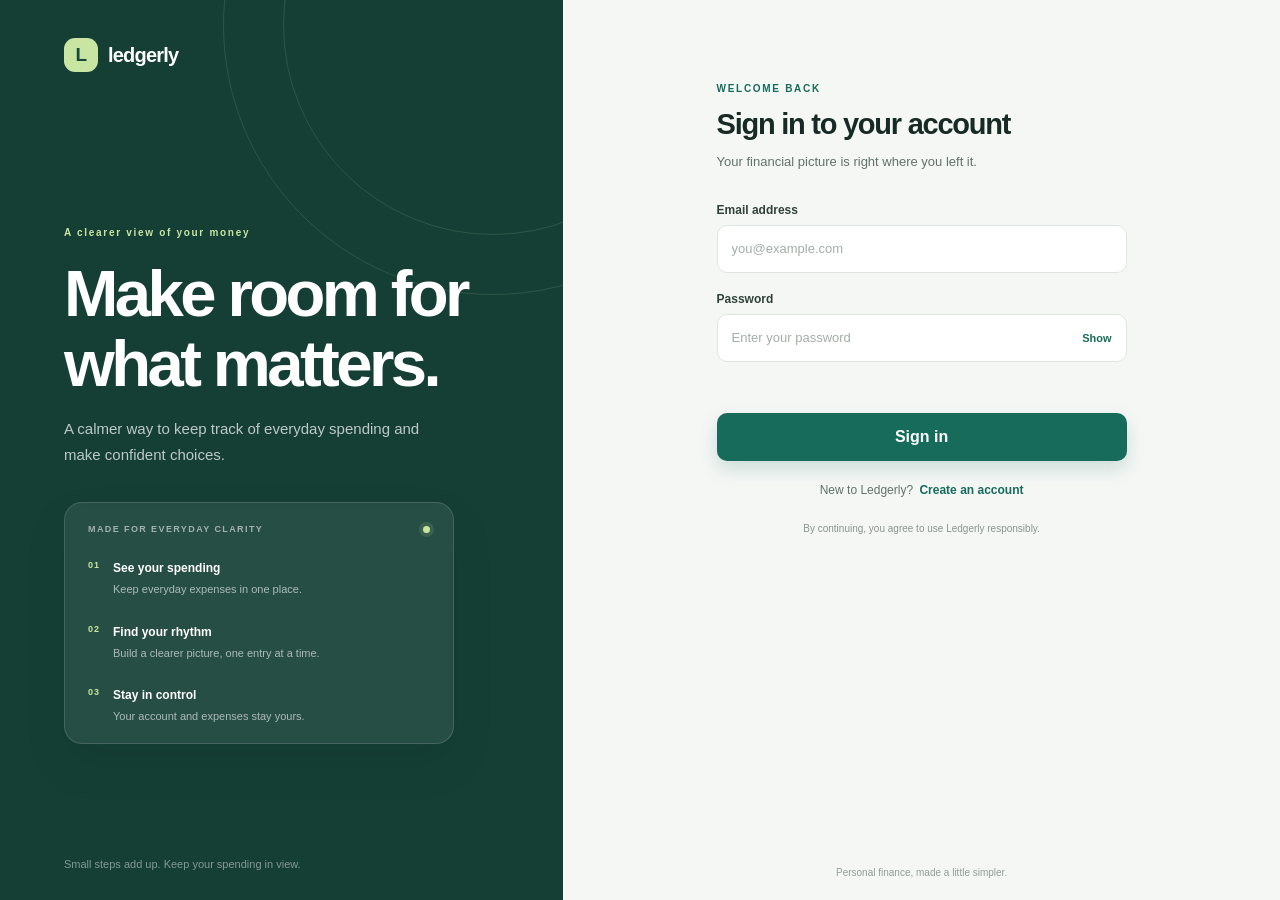
<file: frontend/index.html>
<!doctype html>
<html lang="en">
<head>
  <meta charset="utf-8">
  <meta name="viewport" content="width=device-width, initial-scale=1">
  <meta name="theme-color" content="#f5f7f5">
  <title>Sign in · Ledgerly</title>
  <link rel="stylesheet" href="css/style.css">
  <link rel="stylesheet" href="css/auth.css">
  <script defer src="js/api.js"></script>
  <script defer src="js/auth.js"></script>
</head>
<body class="auth-page" data-page="login">
  <main class="auth-layout">
    <section class="brand-panel" aria-labelledby="brand-title">
      <a class="brand" href="index.html" aria-label="Ledgerly home">
        <span class="brand-mark" aria-hidden="true">L</span>
        <span>ledgerly</span>
      </a>
      <div class="brand-copy">
        <p class="eyebrow">A clearer view of your money</p>
        <h1 id="brand-title">Make room for<br>what matters.</h1>
        <p class="brand-description">A calmer way to keep track of everyday spending and make confident choices.</p>
      </div>
      <div class="preview-card" aria-label="Ledgerly features">
        <div class="preview-topline"><span>MADE FOR EVERYDAY CLARITY</span><span class="preview-dot"></span></div>
        <div class="preview-feature"><span aria-hidden="true">01</span><div><strong>See your spending</strong><p>Keep everyday expenses in one place.</p></div></div>
        <div class="preview-feature"><span aria-hidden="true">02</span><div><strong>Find your rhythm</strong><p>Build a clearer picture, one entry at a time.</p></div></div>
        <div class="preview-feature"><span aria-hidden="true">03</span><div><strong>Stay in control</strong><p>Your account and expenses stay yours.</p></div></div>
      </div>
      <p class="brand-footer">Small steps add up. Keep your spending in view.</p>
    </section>

    <section class="form-panel" aria-labelledby="form-title">
      <div class="mobile-brand"><span class="brand-mark" aria-hidden="true">L</span><span>ledgerly</span></div>
      <div class="auth-card">
        <p class="eyebrow form-eyebrow">WELCOME BACK</p>
        <h2 id="form-title">Sign in to your account</h2>
        <p class="form-intro">Your financial picture is right where you left it.</p>
        <div class="notice" id="form-notice" role="status" aria-live="polite" hidden></div>
        <form id="login-form" novalidate>
          <label class="field-label" for="email">Email address</label>
          <input class="text-input" id="email" name="email" type="email" autocomplete="email" placeholder="you@example.com" required>
          <div class="field-heading"><label class="field-label" for="password">Password</label></div>
          <div class="password-wrap">
            <input class="text-input" id="password" name="password" type="password" autocomplete="current-password" placeholder="Enter your password" required>
            <button class="password-toggle" type="button" data-password-toggle="password" aria-label="Show password" aria-pressed="false">Show</button>
          </div>
          <div class="field-error" id="login-field-error" aria-live="polite"></div>
          <button class="button button-primary submit-button" type="submit">
            <span class="button-label">Sign in</span><span class="button-spinner" aria-hidden="true"></span>
          </button>
        </form>
        <p class="auth-switch">New to Ledgerly? <a href="register.html">Create an account</a></p>
        <p class="form-legal">By continuing, you agree to use Ledgerly responsibly.</p>
      </div>
      <footer class="form-footer">Personal finance, made a little simpler.</footer>
    </section>
  </main>
</body>
</html>
</file>
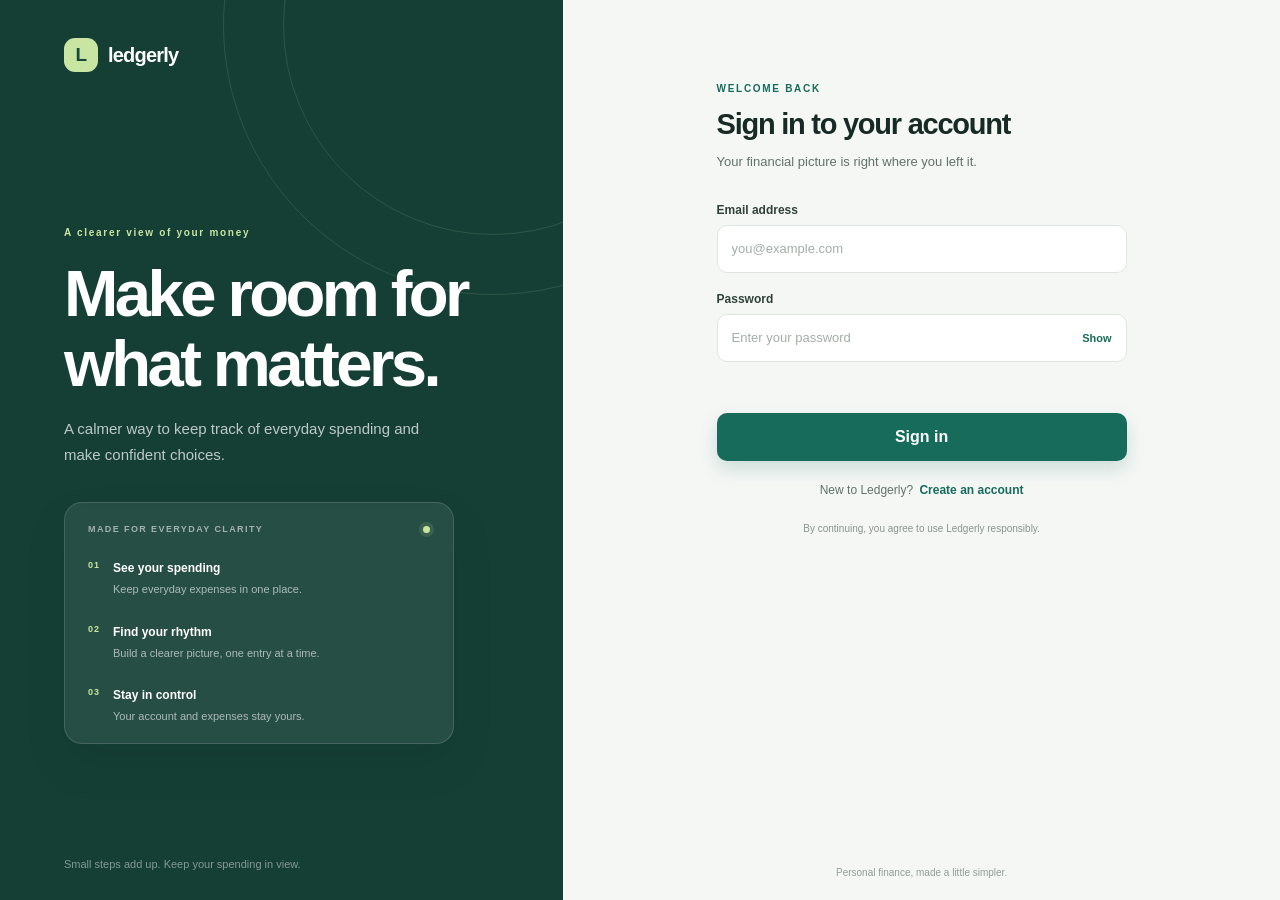
<file: frontend/dashboard.html>
<!doctype html>
<html lang="en">
<head>
  <meta charset="utf-8">
  <meta name="viewport" content="width=device-width, initial-scale=1">
  <meta name="theme-color" content="#f5f7f5">
  <title>Dashboard · Ledgerly</title>
  <link rel="stylesheet" href="css/style.css">
  <link rel="stylesheet" href="css/dashboard.css">
  <script defer src="js/api.js"></script>
  <script defer src="js/auth.js"></script>
  <script defer src="js/expense.js"></script>
  <script defer src="js/dashboard.js"></script>
</head>
<body class="dashboard-page">
  <header class="app-header">
    <a class="brand app-brand" href="dashboard.html" aria-label="Ledgerly dashboard">
      <span class="brand-mark" aria-hidden="true">L</span><span>ledgerly</span>
    </a>
    <div class="header-user">
      <span class="user-avatar" id="user-avatar" aria-hidden="true">L</span>
      <span class="header-user-details"><strong class="header-user-name" id="header-user-name">Your account</strong><span id="header-user-email"></span></span>
      <button class="button button-quiet theme-toggle" id="theme-toggle" type="button" aria-label="Switch to dark mode" aria-pressed="false" title="Toggle dark mode"><span id="theme-toggle-icon" aria-hidden="true">☾</span><span class="theme-toggle-label" id="theme-toggle-label">Dark</span></button>
      <button class="button button-quiet" id="logout-button" type="button">Sign out</button>
    </div>
  </header>
  <div class="dashboard-layout">
    <aside class="sidebar" aria-label="Main navigation">
      <p class="sidebar-label">WORKSPACE</p>
      <nav class="side-nav">
        <a class="nav-link is-active" href="#overview" aria-current="page"><span class="nav-icon" aria-hidden="true">⌂</span>Overview</a>
        <a class="nav-link" href="#expenses"><span class="nav-icon" aria-hidden="true">↗</span>Expenses</a>
      </nav>
      <div class="sidebar-bottom"><span class="sidebar-orbit" aria-hidden="true">✦</span><p>Clarity comes<br>one choice at a time.</p></div>
    </aside>

    <main class="dashboard-main" id="overview">
      <div class="dashboard-heading">
        <div>
          <p class="eyebrow" id="dashboard-date">YOUR MONEY, IN FOCUS</p>
          <h1 id="welcome-heading">Welcome back.</h1>
          <p class="dashboard-intro">Here’s an overview of your spending.</p>
        </div>
        <button class="button button-primary add-expense-button" id="add-expense-button" type="button"><span aria-hidden="true">＋</span> Add expense</button>
      </div>

      <section class="summary-grid" aria-label="Expense summary">
        <article class="summary-card summary-primary"><div class="summary-card-top"><span class="summary-icon" aria-hidden="true">₹</span><span class="summary-kicker">ALL TIME</span></div><p>Total expenses</p><strong id="total-expenses">—</strong><small>Across your transactions</small></article>
        <article class="summary-card"><div class="summary-card-top"><span class="summary-icon summary-icon-soft" aria-hidden="true">#</span><span class="summary-kicker">ACTIVITY</span></div><p>Transactions</p><strong id="transaction-count">—</strong><small>Recorded expenses</small></article>
        <article class="summary-card"><div class="summary-card-top"><span class="summary-icon summary-icon-warm" aria-hidden="true">◷</span><span class="summary-kicker">THIS MONTH</span></div><p>Monthly spending</p><strong id="monthly-expenses">—</strong><small id="current-month-label">Current month</small></article>
        <article class="summary-card"><div class="summary-card-top"><span class="summary-icon summary-icon-lilac" aria-hidden="true">↗</span><span class="summary-kicker">PER TRANSACTION</span></div><p>Average expense</p><strong id="average-expense">—</strong><small>Average amount</small></article>
      </section>

      <section class="analytics-section" aria-labelledby="analytics-heading">
        <div class="analytics-heading"><div><p class="eyebrow">SPENDING PATTERNS</p><h2 id="analytics-heading">Your analytics</h2><p class="analytics-caption">A visual summary of your recorded expenses.</p></div></div>
        <div class="analytics-grid" id="analytics-grid" hidden>
          <article class="analytics-card category-analytics"><div class="analytics-card-heading"><div><h3>Spending by category</h3><p>All recorded expenses</p></div><span class="analytics-mark" aria-hidden="true">◉</span></div>
            <div class="category-chart-layout"><div class="donut-wrap"><svg class="donut-chart" id="category-chart" viewBox="0 0 180 180" role="img" aria-label="Spending distribution by category"></svg><div class="donut-center"><strong id="category-chart-total">₹0.00</strong><span>Total spent</span></div></div><div class="category-legend" id="category-legend"></div></div>
            <p class="analytics-empty" id="category-chart-empty" hidden>Add expenses to see how spending is distributed.</p>
          </article>
          <article class="analytics-card trend-analytics"><div class="analytics-card-heading"><div><h3>Monthly trend</h3><p>Spending by calendar month</p></div><span class="analytics-mark analytics-mark-trend" aria-hidden="true">↗</span></div>
            <div class="trend-chart-wrap" id="trend-chart-wrap"><svg class="trend-chart" id="trend-chart" viewBox="0 0 620 220" role="img" aria-label="Monthly spending trend"></svg></div>
            <p class="analytics-empty" id="trend-chart-empty" hidden>More expense dates are needed to show a monthly trend.</p>
          </article>
        </div>
        <div class="analytics-loading" id="analytics-loading" aria-label="Loading spending analytics"><span></span><span></span></div>
      </section>

      <section class="expense-section" id="expenses" aria-labelledby="expenses-heading">
        <div class="section-heading">
          <div><p class="eyebrow">YOUR ACTIVITY</p><div class="section-title-row"><h2 id="expenses-heading">Recent transactions</h2><span class="active-filter-badge" id="active-filter-badge" hidden></span></div><p class="section-caption" id="expense-count-label">Your latest transactions</p></div>
          <button class="button button-outline add-expense-secondary" id="add-expense-secondary" type="button">＋ Add expense</button>
        </div>

        <form class="filter-panel" id="filter-form">
          <label class="filter-field filter-category"><span>Category</span><select id="category-filter" name="category"><option value="">All categories</option></select></label>
          <label class="filter-field filter-date"><span>From</span><input id="start-date-filter" name="startDate" type="date"></label>
          <label class="filter-field filter-date"><span>To</span><input id="end-date-filter" name="endDate" type="date"></label>
          <label class="filter-field filter-sort"><span>Sort by</span><select id="sort-filter" name="sortBy"><option value="">Default order</option><option value="date">Date</option><option value="amount">Amount</option><option value="category">Category</option><option value="description">Description</option><option value="id">ID</option></select></label>
          <label class="filter-field filter-direction"><span>Order</span><select id="sort-direction" name="direction"><option value="desc">Newest / high first</option><option value="asc">Oldest / low first</option></select></label>
          <div class="filter-actions"><button class="button button-filter" type="submit">Apply</button><button class="button button-reset" id="reset-filters" type="button">Reset</button></div>
        </form>
        <p class="filter-note" id="filter-note" hidden></p>

        <div class="list-status" id="list-status" role="status" aria-live="polite">Loading expenses…</div>
        <div class="table-wrap" id="expense-table-wrap" hidden>
          <table class="expense-table">
            <thead><tr><th scope="col">Category</th><th scope="col">Description</th><th scope="col">Date</th><th scope="col" class="amount-heading">Amount</th><th scope="col"><span class="visually-hidden">Actions</span></th></tr></thead>
            <tbody id="expense-table-body"></tbody>
          </table>
        </div>
        <div class="empty-state" id="empty-state" hidden>
          <div class="empty-icon" aria-hidden="true">＋</div><h3 id="empty-title">No expenses yet</h3><p id="empty-description">Add your first expense to begin building a clearer picture.</p>
          <button class="button button-primary empty-add-button" id="empty-add-button" type="button">Add your first expense</button>
          <button class="empty-clear-button" id="empty-clear-button" type="button" hidden>Clear filters</button>
        </div>
        <nav class="pagination" id="pagination" aria-label="Expense pages" hidden>
          <span class="pagination-summary" id="pagination-summary"></span>
          <div class="pagination-controls"><button class="page-button" id="previous-page" type="button">← Previous</button><span class="page-number" id="page-number"></span><button class="page-button" id="next-page" type="button">Next →</button></div>
        </nav>
      </section>
    </main>
  </div>

  <dialog class="expense-dialog" id="expense-dialog" aria-labelledby="expense-dialog-title">
    <form class="expense-form" id="expense-form" novalidate>
      <div class="dialog-header"><div><p class="eyebrow" id="dialog-eyebrow">NEW TRANSACTION</p><h2 id="expense-dialog-title">Add expense</h2></div><button class="dialog-close" id="close-expense-dialog" type="button" aria-label="Close dialog">×</button></div>
      <p class="dialog-intro">Enter the details exactly as you’d like them recorded.</p>
      <div class="form-field"><label for="expense-amount">Amount</label><div class="amount-input-wrap"><span aria-hidden="true">₹</span><input id="expense-amount" name="amount" type="number" inputmode="decimal" min="0.01" step="0.01" placeholder="0.00" required></div><small class="input-error" data-error-for="amount"></small></div>
      <div class="form-field"><label for="expense-category">Category</label><input id="expense-category" name="category" type="text" list="expense-categories" placeholder="e.g. Food" required><datalist id="expense-categories"></datalist><small class="input-error" data-error-for="category"></small></div>
      <div class="form-field"><label for="expense-description">Description</label><input id="expense-description" name="description" type="text" placeholder="What was this expense for?" required><small class="input-error" data-error-for="description"></small></div>
      <div class="form-field"><label for="expense-date">Date</label><input id="expense-date" name="date" type="date" required><small class="input-error" data-error-for="date"></small></div>
      <p class="form-error-summary" id="expense-form-error" role="alert" hidden></p>
      <div class="dialog-actions"><button class="button button-reset" id="cancel-expense" type="button">Cancel</button><button class="button button-primary save-expense-button" id="save-expense-button" type="submit"><span id="save-expense-label">Save expense</span><span class="small-spinner" aria-hidden="true"></span></button></div>
    </form>
  </dialog>
  <dialog class="confirm-dialog" id="delete-dialog" aria-labelledby="delete-dialog-title" aria-describedby="delete-dialog-description">
    <div class="confirm-dialog-content"><span class="confirm-icon" aria-hidden="true">!</span><h2 id="delete-dialog-title">Delete expense?</h2><p id="delete-dialog-description">Are you sure you want to permanently delete this expense?</p><div class="confirm-actions"><button class="button button-reset" id="cancel-delete" type="button">Cancel</button><button class="button delete-confirm-button" id="confirm-delete" type="button">Delete expense</button></div></div>
  </dialog>
  <div class="toast-region" id="toast-region" aria-live="polite" aria-atomic="true"></div>
  <footer class="dashboard-footer">Ledgerly <span>·</span> Small steps add up.</footer>
</body>
</html>
</file>
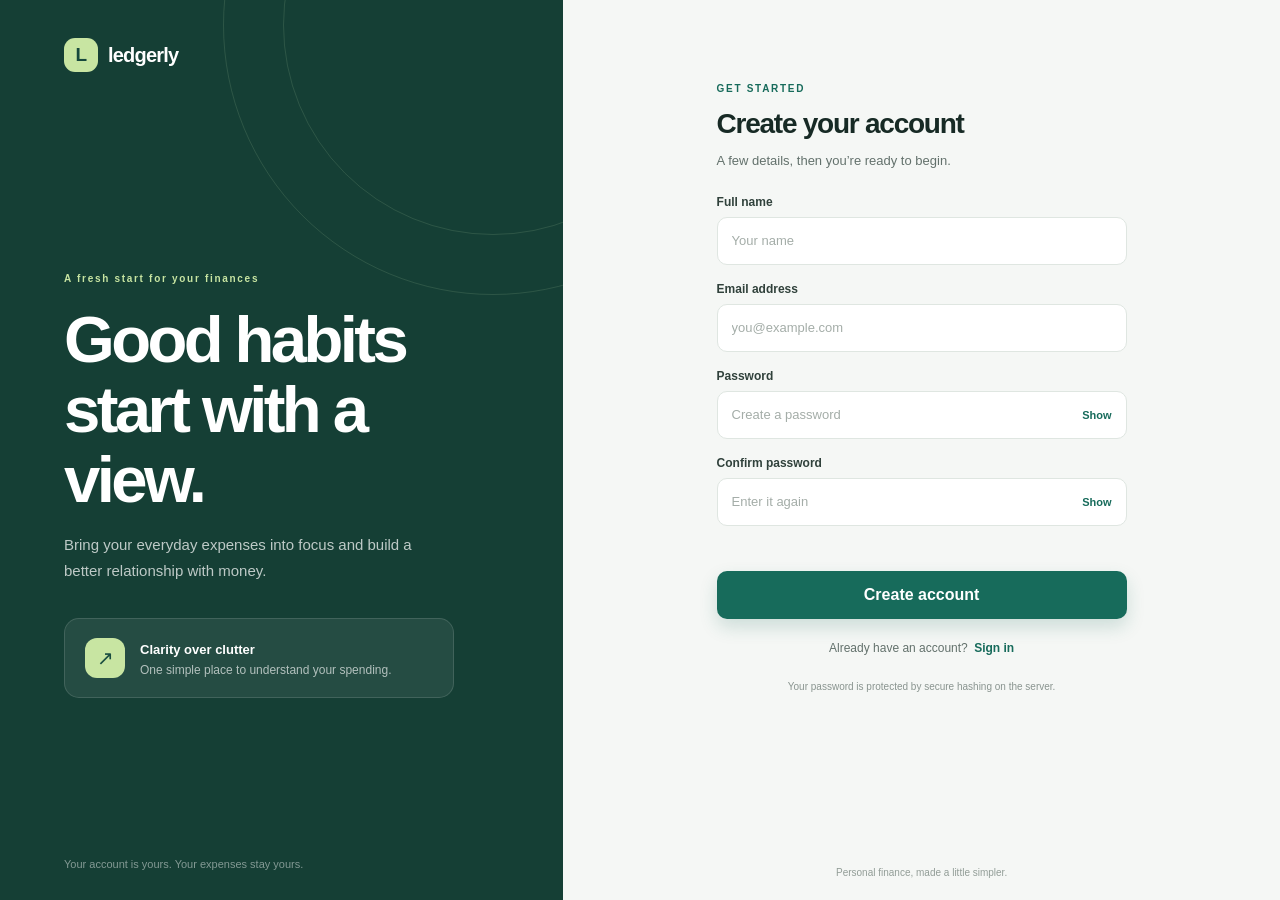
<file: frontend/register.html>
<!doctype html>
<html lang="en">
<head>
  <meta charset="utf-8">
  <meta name="viewport" content="width=device-width, initial-scale=1">
  <meta name="theme-color" content="#f5f7f5">
  <title>Create account · Ledgerly</title>
  <link rel="stylesheet" href="css/style.css">
  <link rel="stylesheet" href="css/auth.css">
  <script defer src="js/api.js"></script>
  <script defer src="js/auth.js"></script>
</head>
<body class="auth-page" data-page="register">
  <main class="auth-layout">
    <section class="brand-panel" aria-labelledby="brand-title">
      <a class="brand" href="index.html" aria-label="Ledgerly home">
        <span class="brand-mark" aria-hidden="true">L</span>
        <span>ledgerly</span>
      </a>
      <div class="brand-copy">
        <p class="eyebrow">A fresh start for your finances</p>
        <h1 id="brand-title">Good habits<br>start with a view.</h1>
        <p class="brand-description">Bring your everyday expenses into focus and build a better relationship with money.</p>
      </div>
      <div class="value-note">
        <span class="value-icon" aria-hidden="true">↗</span>
        <div><strong>Clarity over clutter</strong><p>One simple place to understand your spending.</p></div>
      </div>
      <p class="brand-footer">Your account is yours. Your expenses stay yours.</p>
    </section>

    <section class="form-panel" aria-labelledby="form-title">
      <div class="mobile-brand"><span class="brand-mark" aria-hidden="true">L</span><span>ledgerly</span></div>
      <div class="auth-card register-card">
        <p class="eyebrow form-eyebrow">GET STARTED</p>
        <h2 id="form-title">Create your account</h2>
        <p class="form-intro">A few details, then you’re ready to begin.</p>
        <div class="notice" id="form-notice" role="status" aria-live="polite" hidden></div>
        <form id="register-form" novalidate>
          <label class="field-label" for="name">Full name</label>
          <input class="text-input" id="name" name="name" type="text" autocomplete="name" placeholder="Your name" required>
          <label class="field-label" for="email">Email address</label>
          <input class="text-input" id="email" name="email" type="email" autocomplete="email" placeholder="you@example.com" required>
          <label class="field-label" for="password">Password</label>
          <div class="password-wrap">
            <input class="text-input" id="password" name="password" type="password" autocomplete="new-password" placeholder="Create a password" required>
            <button class="password-toggle" type="button" data-password-toggle="password" aria-label="Show password" aria-pressed="false">Show</button>
          </div>
          <label class="field-label" for="confirm-password">Confirm password</label>
          <div class="password-wrap">
            <input class="text-input" id="confirm-password" name="confirmPassword" type="password" autocomplete="new-password" placeholder="Enter it again" required>
            <button class="password-toggle" type="button" data-password-toggle="confirm-password" aria-label="Show password" aria-pressed="false">Show</button>
          </div>
          <div class="field-error" id="register-field-error" aria-live="polite"></div>
          <button class="button button-primary submit-button" type="submit">
            <span class="button-label">Create account</span><span class="button-spinner" aria-hidden="true"></span>
          </button>
        </form>
        <p class="auth-switch">Already have an account? <a href="index.html">Sign in</a></p>
        <p class="form-legal">Your password is protected by secure hashing on the server.</p>
      </div>
      <footer class="form-footer">Personal finance, made a little simpler.</footer>
    </section>
  </main>
</body>
</html>
</file>
<file: frontend/css/style.css>
:root {
  color-scheme: light;
  --color-primary: #176b5b;
  --color-primary-dark: #105347;
  --color-primary-soft: #e7f1ed;
  --color-accent: #c8e5a2;
  --color-background: #f5f7f5;
  --color-surface: #ffffff;
  --color-surface-muted: #f8faf8;
  --color-text: #172a25;
  --color-text-secondary: #63716c;
  --color-text-muted: #89948f;
  --color-border: #e4eae6;
  --color-success: #237957;
  --color-success-bg: #e8f5ed;
  --color-error: #b34444;
  --color-error-bg: #fff0ee;
  --color-warning: #946d1c;
  --color-warning-bg: #fff7df;
  --radius-small: 10px;
  --radius-medium: 16px;
  --radius-large: 24px;
  --radius-pill: 999px;
  --shadow-card: 0 22px 60px rgba(31, 55, 46, 0.09);
  --shadow-soft: 0 8px 24px rgba(31, 55, 46, 0.06);
  --space-1: 4px;
  --space-2: 8px;
  --space-3: 12px;
  --space-4: 16px;
  --space-5: 20px;
  --space-6: 24px;
  --space-8: 32px;
  --space-10: 40px;
  --space-12: 48px;
  --transition-fast: 160ms ease;
  --transition-normal: 240ms ease;
  font-family: Inter, 'Segoe UI', Arial, sans-serif;
  font-synthesis: none;
  text-rendering: optimizeLegibility;
}

:root[data-theme="dark"] {
  color-scheme: dark;
  --color-primary: #70c4a5;
  --color-primary-dark: #8bd9bb;
  --color-primary-soft: #1c3c34;
  --color-background: #141d1a;
  --color-surface: #1c2723;
  --color-surface-muted: #202d28;
  --color-text: #e7efeb;
  --color-text-secondary: #b2c0b9;
  --color-text-muted: #91a198;
  --color-border: #34433c;
  --color-success: #8bd9ac;
  --color-success-bg: #1d362b;
  --color-error: #ffaaa0;
  --color-error-bg: #3a2524;
  --color-warning: #e5c879;
  --color-warning-bg: #393321;
  --shadow-card: 0 22px 60px rgba(0, 0, 0, .22);
  --shadow-soft: 0 8px 24px rgba(0, 0, 0, .16);
}

*, *::before, *::after { box-sizing: border-box; }
body { margin: 0; min-width: 320px; color: var(--color-text); background: var(--color-background); }
button, input { font: inherit; }
button, a { -webkit-tap-highlight-color: transparent; }
a { color: var(--color-primary); text-decoration: none; }
a:hover { color: var(--color-primary-dark); }
button:focus-visible, a:focus-visible, input:focus-visible { outline: 3px solid rgba(23, 107, 91, 0.25); outline-offset: 3px; }
[hidden] { display: none !important; }

.brand { display: inline-flex; align-items: center; gap: 10px; color: #fff; font-family: Inter, 'Segoe UI', sans-serif; font-size: 20px; font-weight: 800; letter-spacing: -0.8px; }
.brand:hover { color: #fff; }
.brand-mark { display: grid; width: 34px; height: 34px; place-items: center; border-radius: 11px; color: #16483c; background: var(--color-accent); font-family: Inter, 'Segoe UI', sans-serif; font-size: 19px; font-weight: 800; }
.eyebrow { margin: 0; color: var(--color-primary); font-size: 10px; font-weight: 700; letter-spacing: 1.7px; line-height: 1.4; }
.button { display: inline-flex; min-height: 48px; align-items: center; justify-content: center; gap: 10px; border: 0; border-radius: var(--radius-small); cursor: pointer; font-weight: 700; transition: background var(--transition-fast), transform var(--transition-fast), box-shadow var(--transition-fast); }
.button:active { transform: translateY(1px); }
.button-primary { width: 100%; margin-top: 26px; color: #fff; background: var(--color-primary); box-shadow: 0 8px 18px rgba(23, 107, 91, 0.18); }
.button-primary:hover { background: var(--color-primary-dark); box-shadow: 0 10px 22px rgba(23, 107, 91, 0.24); }
.button:disabled { cursor: wait; opacity: 0.78; }
.button-spinner { display: none; width: 16px; height: 16px; border: 2px solid rgba(255,255,255,.4); border-top-color: #fff; border-radius: 50%; animation: spin .7s linear infinite; }
.is-loading .button-spinner { display: inline-block; }
.is-loading .button-label { opacity: .88; }
.notice { margin: 0 0 20px; padding: 12px 14px; border: 1px solid transparent; border-radius: var(--radius-small); font-size: 13px; line-height: 1.5; }
.notice-error { color: var(--color-error); background: var(--color-error-bg); border-color: #f3d5d1; }
.notice-success { color: var(--color-success); background: var(--color-success-bg); border-color: #d5ebdd; }
.notice-info { color: var(--color-warning); background: var(--color-warning-bg); border-color: #f2e4b4; }

@keyframes spin { to { transform: rotate(360deg); } }
@media (prefers-reduced-motion: reduce) {
  *, *::before, *::after { scroll-behavior: auto !important; animation-duration: .01ms !important; animation-iteration-count: 1 !important; transition-duration: .01ms !important; }
}
</file>
<file: frontend/css/auth.css>
.auth-page { min-height: 100vh; }
.auth-layout { display: grid; min-height: 100vh; grid-template-columns: minmax(350px, 0.88fr) minmax(520px, 1.12fr); }
.brand-panel { position: relative; display: flex; min-height: 100vh; flex-direction: column; overflow: hidden; padding: 38px clamp(34px, 5vw, 76px) 30px; color: #fff; background: #153f35; }
.brand-panel::before, .brand-panel::after { position: absolute; z-index: 0; border: 1px solid rgba(210, 237, 186, .13); border-radius: 50%; content: ''; pointer-events: none; }
.brand-panel::before { top: -245px; right: -200px; width: 540px; height: 540px; }
.brand-panel::after { top: -185px; right: -140px; width: 420px; height: 420px; }
.brand-panel > * { position: relative; z-index: 1; }
.brand-copy { max-width: 460px; margin: auto 0 34px; padding-top: 70px; }
.brand-copy .eyebrow { color: #c8e5a2; }
.brand-copy h1 { margin: 19px 0 17px; font-family: Inter, 'Segoe UI', sans-serif; font-size: clamp(42px, 5.1vw, 66px); font-weight: 600; letter-spacing: -3.6px; line-height: 1.07; }
.brand-description { max-width: 390px; margin: 0; color: rgba(255,255,255,.72); font-size: 15px; line-height: 1.75; }
.preview-card { width: min(100%, 390px); margin-bottom: auto; padding: 21px 23px 18px; border: 1px solid rgba(255,255,255,.14); border-radius: 18px; background: rgba(255,255,255,.08); box-shadow: 0 20px 40px rgba(5, 30, 23, .12); backdrop-filter: blur(8px); }
.preview-topline { display: flex; align-items: center; justify-content: space-between; color: rgba(255,255,255,.57); font-size: 9px; font-weight: 700; letter-spacing: 1.4px; }
.preview-dot { width: 7px; height: 7px; border-radius: 50%; background: #c8e5a2; box-shadow: 0 0 0 4px rgba(200,229,162,.12); }
.preview-feature { display: flex; align-items: flex-start; gap: 13px; margin-top: 24px; }
.preview-feature > span { padding-top: 2px; color: #c8e5a2; font-size: 9px; font-weight: 700; letter-spacing: 1px; }
.preview-feature strong { color: #fff; font-size: 12px; }
.preview-feature p { margin: 5px 0 0; color: rgba(255,255,255,.62); font-size: 11px; line-height: 1.5; }
.value-note { display: flex; width: min(100%, 390px); align-items: center; gap: 15px; margin-bottom: auto; padding: 19px 20px; border: 1px solid rgba(255,255,255,.13); border-radius: 15px; background: rgba(255,255,255,.07); }
.value-icon { display: grid; width: 40px; height: 40px; flex: 0 0 auto; place-items: center; border-radius: 12px; color: #194d40; background: var(--color-accent); font-size: 20px; }
.value-note strong { font-size: 13px; }
.value-note p { margin: 5px 0 0; color: rgba(255,255,255,.65); font-size: 12px; }
.brand-footer { margin: 30px 0 0; color: rgba(255,255,255,.47); font-size: 11px; }
.form-panel { display: flex; min-height: 100vh; flex-direction: column; align-items: center; justify-content: center; padding: 48px 35px 22px; background: var(--color-background); }
.auth-card { width: min(100%, 410px); padding: 34px 0; }
.form-eyebrow { margin-bottom: 11px; }
.auth-card h2 { margin: 0; font-family: Inter, 'Segoe UI', sans-serif; font-size: 29px; font-weight: 700; letter-spacing: -1.25px; line-height: 1.24; }
.form-intro { margin: 9px 0 30px; color: var(--color-text-secondary); font-size: 13px; line-height: 1.6; }
.field-label { display: block; margin: 0 0 8px; color: #30413b; font-size: 12px; font-weight: 700; }
.field-heading { display: flex; align-items: center; justify-content: space-between; margin-top: 19px; }
.field-heading .field-label { margin-bottom: 8px; }
.text-input { display: block; width: 100%; height: 48px; padding: 0 14px; border: 1px solid #dfe6e1; border-radius: var(--radius-small); color: var(--color-text); background: #fff; font-size: 13px; outline: none; transition: border var(--transition-fast), box-shadow var(--transition-fast); }
.text-input::placeholder { color: #a4ada8; }
.text-input:focus { border-color: #78aa9c; box-shadow: 0 0 0 4px rgba(23,107,91,.08); }
.password-wrap { position: relative; }
.password-wrap .text-input { padding-right: 65px; }
.password-toggle { position: absolute; top: 50%; right: 12px; padding: 6px 3px; transform: translateY(-50%); border: 0; color: var(--color-primary); background: transparent; cursor: pointer; font-size: 11px; font-weight: 700; }
.password-toggle:hover { color: var(--color-primary-dark); }
.register-card .text-input { margin-bottom: 17px; }
.register-card .field-label { margin-top: 0; }
.register-card h2 { font-size: 28px; }
.register-card .form-intro { margin-bottom: 23px; }
.register-card .submit-button { margin-top: 10px; }
.field-error { min-height: 18px; margin-top: 7px; color: var(--color-error); font-size: 11px; line-height: 1.5; }
.auth-switch { margin: 22px 0 0; color: var(--color-text-secondary); text-align: center; font-size: 12px; }
.auth-switch a { margin-left: 3px; font-weight: 700; }
.form-legal { margin: 26px 0 0; color: var(--color-text-muted); text-align: center; font-size: 10px; }
.form-footer { margin-top: auto; color: #929d97; font-size: 10px; }
.mobile-brand { display: none; }

@media (max-width: 900px) {
  .auth-layout { grid-template-columns: minmax(300px, .82fr) minmax(430px, 1.18fr); }
  .brand-panel { padding-right: 34px; padding-left: 34px; }
  .brand-copy h1 { font-size: clamp(38px, 5vw, 54px); letter-spacing: -2.6px; }
  .preview-card { padding: 18px; }
}
@media (max-width: 700px) {
  .auth-layout { display: block; min-height: 100vh; }
  .brand-panel { display: none; }
  .form-panel { min-height: 100vh; justify-content: flex-start; padding: 24px 22px 20px; }
  .mobile-brand { display: inline-flex; align-items: center; align-self: flex-start; gap: 9px; margin-bottom: 36px; color: var(--color-text); font-family: Inter, 'Segoe UI', sans-serif; font-size: 18px; font-weight: 800; letter-spacing: -.7px; }
  .mobile-brand .brand-mark { width: 31px; height: 31px; }
  .auth-card { margin: auto 0; padding: 16px 0 36px; }
  .auth-card h2 { font-size: 27px; }
  .register-card { padding-top: 0; }
  .form-footer { margin-top: auto; padding-top: 20px; }
}
@media (max-width: 380px) {
  .form-panel { padding-right: 18px; padding-left: 18px; }
  .auth-card h2 { font-size: 25px; }
}
</file>
<file: frontend/css/dashboard.css>
.dashboard-page { min-height: 100vh; background: #f4f7f5; }
.app-header { position: sticky; z-index: 5; top: 0; display: flex; height: 72px; align-items: center; justify-content: space-between; padding: 0 clamp(20px, 4vw, 54px); border-bottom: 1px solid var(--color-border); background: rgba(255,255,255,.96); }
.app-brand { color: var(--color-text); }
.app-brand:hover { color: var(--color-text); }
.app-brand .brand-mark { color: #fff; background: var(--color-primary); }
.header-user { display: flex; align-items: center; gap: 11px; }
.user-avatar { display: grid; width: 36px; height: 36px; flex: 0 0 auto; place-items: center; border-radius: 50%; color: var(--color-primary); background: var(--color-primary-soft); font-size: 13px; font-weight: 700; }
.header-user-details { display: flex; min-width: 110px; flex-direction: column; gap: 3px; }
.header-user-name { max-width: 170px; overflow: hidden; color: #34443e; font-size: 12px; text-overflow: ellipsis; white-space: nowrap; }
.header-user-details > span { max-width: 180px; overflow: hidden; color: var(--color-text-muted); font-size: 10px; text-overflow: ellipsis; white-space: nowrap; }
.button-quiet { min-height: 36px; padding: 0 13px; border: 1px solid var(--color-border); color: #52625b; background: #fff; font-size: 11px; }
.button-quiet:hover { border-color: #c7d7ce; color: var(--color-primary); background: #f9fcfa; }
.dashboard-layout { display: grid; min-height: calc(100vh - 72px); grid-template-columns: 220px minmax(0, 1fr); }
.sidebar { position: relative; display: flex; flex-direction: column; padding: 36px 16px 22px; border-right: 1px solid #e7ece8; background: #fbfcfb; }
.sidebar-label { margin: 0 12px 13px; color: #99a39e; font-size: 9px; font-weight: 700; letter-spacing: 1.5px; }
.side-nav { display: grid; gap: 5px; }
.nav-link { display: flex; min-height: 42px; align-items: center; gap: 11px; padding: 0 12px; border-radius: 9px; color: #64716b; font-size: 12px; font-weight: 600; transition: background var(--transition-fast), color var(--transition-fast); }
.nav-link:hover { color: var(--color-primary); background: #eef5f1; }
.nav-link.is-active { color: var(--color-primary); background: #e8f2ed; }
.nav-icon { display: grid; width: 19px; place-items: center; font-size: 17px; line-height: 1; }
.sidebar-bottom { display: flex; align-items: center; gap: 11px; margin-top: auto; padding: 17px 10px 4px; border-top: 1px solid #e8ede9; }
.sidebar-bottom p { margin: 0; color: #8a9690; font-size: 10px; line-height: 1.6; }
.sidebar-orbit { display: grid; width: 30px; height: 30px; flex: 0 0 auto; place-items: center; border-radius: 10px; color: var(--color-primary); background: #e8f2ed; }
.dashboard-main { width: 100%; max-width: 1320px; min-width: 0; margin: 0 auto; padding: 37px clamp(24px, 4vw, 58px) 42px; }
.dashboard-heading { display: flex; align-items: center; justify-content: space-between; gap: 20px; margin-bottom: 26px; }
.dashboard-heading .eyebrow { margin-bottom: 10px; }
.dashboard-heading h1 { margin: 0; font-family: Inter, 'Segoe UI', sans-serif; font-size: clamp(27px, 3vw, 35px); font-weight: 700; letter-spacing: -1.4px; }
.dashboard-intro { margin: 7px 0 0; color: var(--color-text-secondary); font-size: 12px; }
.add-expense-button { width: auto; min-height: 42px; margin: 0; padding: 0 17px; font-size: 12px; }
.add-expense-button > span { font-size: 18px; font-weight: 400; }
.summary-grid { display: grid; grid-template-columns: repeat(4, minmax(0, 1fr)); gap: 14px; margin-bottom: 35px; }
.summary-card { min-width: 0; padding: 17px 18px 16px; border: 1px solid #e7ece8; border-radius: 14px; background: #fff; box-shadow: 0 4px 14px rgba(34,59,48,.035); }
.summary-primary { border-color: #d5e7dd; background: linear-gradient(145deg,#fff 30%,#f1f8f3 100%); }
.summary-card-top { display: flex; align-items: center; justify-content: space-between; margin-bottom: 15px; }
.summary-icon { display: grid; width: 31px; height: 31px; place-items: center; border-radius: 10px; color: #fff; background: var(--color-primary); font-size: 15px; font-weight: 700; }
.summary-icon-soft { color: #286a57; background: #e6f1eb; }
.summary-icon-warm { color: #997523; background: #fbf2d9; }
.summary-icon-lilac { color: #665786; background: #f0ebf7; }
.summary-kicker { color: #a0aaa4; font-size: 8px; font-weight: 700; letter-spacing: 1.1px; }
.summary-card > p { margin: 0 0 7px; color: #66736d; font-size: 11px; }
.summary-card > strong { display: block; overflow: hidden; color: #1d3029; font-family: Inter, 'Segoe UI', sans-serif; font-size: clamp(18px, 2vw, 23px); font-weight: 700; letter-spacing: -.7px; text-overflow: ellipsis; white-space: nowrap; }
.summary-card > small { display: block; overflow: hidden; margin-top: 6px; color: #99a29d; font-size: 9px; text-overflow: ellipsis; white-space: nowrap; }
.expense-section { overflow: hidden; border: 1px solid #e5ebe7; border-radius: 16px; background: #fff; box-shadow: 0 6px 24px rgba(34,59,48,.04); }
.section-heading { display: flex; align-items: center; justify-content: space-between; gap: 12px; padding: 22px 23px 18px; }
.section-heading .eyebrow { margin-bottom: 6px; font-size: 9px; }
.section-heading h2 { margin: 0; font-family: Inter, 'Segoe UI', sans-serif; font-size: 19px; letter-spacing: -.5px; }
.section-caption { margin: 5px 0 0; color: var(--color-text-muted); font-size: 10px; }
.button-outline { min-height: 35px; padding: 0 12px; border: 1px solid #dce8e0; color: var(--color-primary); background: #fff; font-size: 10px; }
.button-outline:hover { background: #f4f9f6; }
.filter-panel { display: flex; flex-wrap: wrap; align-items: end; gap: 10px; padding: 13px 22px; border-top: 1px solid #eef1ef; border-bottom: 1px solid #eef1ef; background: #fbfcfb; }
.filter-field { display: grid; min-width: 112px; gap: 6px; color: #7d8983; font-size: 9px; font-weight: 600; }
.filter-field > span { padding-left: 1px; }
.filter-field select, .filter-field input { width: 100%; height: 34px; padding: 0 9px; border: 1px solid #e0e7e2; border-radius: 7px; color: #3a4a43; background: #fff; font-size: 10px; }
.filter-field select:focus, .filter-field input:focus { border-color: #78aa9c; outline: 3px solid rgba(23,107,91,.1); }
.filter-category { width: 145px; }
.filter-date { width: 132px; }
.filter-sort { width: 130px; }
.filter-direction { width: 146px; }
.filter-actions { display: flex; gap: 6px; margin-left: auto; }
.button-filter, .button-reset { min-height: 34px; padding: 0 12px; border-radius: 7px; font-size: 10px; }
.button-filter { color: #fff; background: var(--color-primary); }
.button-filter:hover { background: var(--color-primary-dark); }
.button-reset { border: 1px solid #e0e7e2; color: #69766f; background: #fff; }
.button-reset:hover { color: var(--color-primary); background: #f7faf8; }
.filter-note { margin: 0; padding: 9px 22px; color: #896d2e; background: #fff9e7; font-size: 10px; }
.list-status { padding: 17px 22px; color: var(--color-text-secondary); font-size: 11px; }
.table-wrap { width: 100%; overflow-x: auto; }
.expense-table { width: 100%; border-collapse: collapse; text-align: left; }
.expense-table thead { background: #fbfcfb; }
.expense-table th { height: 37px; padding: 0 15px; border-top: 1px solid #eef1ef; border-bottom: 1px solid #eef1ef; color: #97a29c; font-size: 8px; font-weight: 700; letter-spacing: .9px; text-transform: uppercase; white-space: nowrap; }
.expense-table th:first-child, .expense-table td:first-child { padding-left: 23px; }
.expense-table th:last-child, .expense-table td:last-child { padding-right: 20px; }
.expense-table th.amount-heading { text-align: right; }
.expense-table td { height: 58px; padding: 8px 15px; border-bottom: 1px solid #f0f3f1; color: #65726c; font-size: 10px; }
.expense-table tbody tr:last-child td { border-bottom: 0; }
.expense-table tbody tr:hover { background: #fcfdfc; }
.expense-category { display: inline-flex; max-width: 140px; align-items: center; gap: 7px; overflow: hidden; color: #3b4d44; font-weight: 700; text-overflow: ellipsis; white-space: nowrap; }
.category-dot { width: 7px; height: 7px; flex: 0 0 auto; border-radius: 50%; background: #80a98f; }
.expense-description { display: block; max-width: 260px; overflow: hidden; color: #78847e; text-overflow: ellipsis; white-space: nowrap; }
.expense-date { color: #8d9892; white-space: nowrap; }
.expense-amount { color: #253a31 !important; font-weight: 700; text-align: right; white-space: nowrap; }
.row-actions { display: flex; justify-content: flex-end; gap: 5px; }
.row-action { min-height: 28px; padding: 0 8px; border: 1px solid transparent; border-radius: 6px; color: #68776f; background: transparent; cursor: pointer; font-size: 9px; font-weight: 600; }
.row-action:hover { border-color: #e3ebe6; color: var(--color-primary); background: #f4f8f5; }
.row-action-delete:hover { border-color: #f3d7d4; color: var(--color-error); background: #fff6f4; }
.row-action:disabled { cursor: wait; opacity: .5; }
.empty-state { padding: 41px 20px 44px; text-align: center; }
.empty-icon { display: grid; width: 47px; height: 47px; margin: 0 auto 14px; place-items: center; border-radius: 15px; color: var(--color-primary); background: #eaf3ee; font-size: 25px; }
.empty-state h3 { margin: 0; color: #34453d; font-family: Inter, 'Segoe UI', sans-serif; font-size: 15px; }
.empty-state p { max-width: 330px; margin: 7px auto 17px; color: var(--color-text-muted); font-size: 10px; line-height: 1.6; }
.empty-add-button { width: auto; min-height: 36px; margin: 0; padding: 0 14px; font-size: 10px; }
.pagination { display: flex; align-items: center; justify-content: space-between; gap: 12px; padding: 13px 22px; border-top: 1px solid #eef1ef; }
.pagination-summary { color: #909a94; font-size: 9px; }
.pagination-controls { display: flex; align-items: center; gap: 10px; }
.page-button { min-height: 30px; padding: 0 10px; border: 1px solid #e2e9e4; border-radius: 7px; color: #5e6c65; background: #fff; cursor: pointer; font-size: 9px; }
.page-button:hover:not(:disabled) { border-color: #cbded3; color: var(--color-primary); background: #f8fbf9; }
.page-button:disabled { cursor: default; opacity: .42; }
.page-number { color: #52625b; font-size: 9px; font-weight: 700; white-space: nowrap; }
.visually-hidden { position: absolute; width: 1px; height: 1px; overflow: hidden; clip: rect(0,0,0,0); white-space: nowrap; }
.expense-dialog { width: min(100% - 30px, 480px); max-height: min(92vh, 760px); padding: 0; overflow: auto; border: 1px solid #e2e9e4; border-radius: 18px; color: var(--color-text); background: #fff; box-shadow: 0 28px 90px rgba(20,45,35,.24); }
.expense-dialog::backdrop { background: rgba(20,39,31,.48); backdrop-filter: blur(2px); }
.expense-form { padding: 25px 28px 24px; }
.dialog-header { display: flex; align-items: flex-start; justify-content: space-between; gap: 15px; }
.dialog-header .eyebrow { margin-bottom: 7px; font-size: 9px; }
.dialog-header h2 { margin: 0; font-family: Inter, 'Segoe UI', sans-serif; font-size: 22px; letter-spacing: -.7px; }
.dialog-close { display: grid; width: 30px; height: 30px; place-items: center; border: 1px solid #e8ede9; border-radius: 9px; color: #64716b; background: #fff; cursor: pointer; font-size: 20px; line-height: 1; }
.dialog-close:hover { color: var(--color-primary); background: #f5f9f6; }
.dialog-intro { margin: 7px 0 20px; color: var(--color-text-secondary); font-size: 11px; }
.form-field { margin-top: 14px; }
.form-field > label { display: block; margin-bottom: 6px; color: #44534c; font-size: 10px; font-weight: 700; }
.form-field input { width: 100%; height: 41px; padding: 0 11px; border: 1px solid #e0e7e2; border-radius: 8px; color: #33443b; background: #fff; font-size: 11px; }
.form-field input:focus { border-color: #78aa9c; outline: 3px solid rgba(23,107,91,.1); }
.amount-input-wrap { position: relative; }
.amount-input-wrap > span { position: absolute; top: 50%; left: 12px; transform: translateY(-50%); color: #819088; font-size: 12px; }
.amount-input-wrap input { padding-left: 28px; }
.input-error { display: block; min-height: 0; margin-top: 4px; color: var(--color-error); font-size: 9px; }
.input-error:not(:empty) { min-height: 13px; }
.form-error-summary { margin: 14px 0 0; color: var(--color-error); font-size: 10px; line-height: 1.5; }
.dialog-actions { display: flex; justify-content: flex-end; gap: 8px; margin-top: 20px; }
.dialog-actions .button { min-height: 37px; padding: 0 14px; font-size: 10px; }
.dialog-actions .button-primary { width: auto; margin: 0; }
.small-spinner { display: none; width: 13px; height: 13px; border: 2px solid rgba(255,255,255,.4); border-top-color: #fff; border-radius: 50%; animation: spin .7s linear infinite; }
.is-saving .small-spinner { display: inline-block; }
.toast-region { position: fixed; z-index: 20; top: 86px; right: 22px; display: grid; width: min(360px, calc(100vw - 32px)); gap: 9px; pointer-events: none; }
.toast { padding: 12px 15px; border: 1px solid #d6e9dc; border-radius: 10px; color: #236346; background: #f0f8f2; box-shadow: 0 10px 30px rgba(23,55,39,.12); font-size: 11px; line-height: 1.45; animation: toast-in 180ms ease-out; }
.toast-error { border-color: #f0d6d2; color: #a1413d; background: #fff5f3; }
.toast-warning { border-color: #efe2b9; color: #866822; background: #fff9e7; }
.dashboard-footer { padding: 25px 0; color: #929d97; text-align: center; font-size: 10px; }
.dashboard-footer span { padding: 0 5px; }
@keyframes toast-in { from { transform: translateY(-5px); opacity: 0; } to { transform: translateY(0); opacity: 1; } }

@media (max-width: 1100px) {
  .dashboard-layout { grid-template-columns: 190px minmax(0, 1fr); }
  .dashboard-main { padding-right: 25px; padding-left: 25px; }
  .summary-grid { grid-template-columns: repeat(2, minmax(0, 1fr)); }
  .filter-panel { gap: 9px; }
  .filter-actions { margin-left: 0; }
}
@media (max-width: 760px) {
  .app-header { height: 65px; padding: 0 17px; }
  .header-user { gap: 8px; }
  .header-user-details { display: none; }
  .user-avatar { width: 31px; height: 31px; }
  .button-quiet { min-height: 34px; padding: 0 10px; }
  .dashboard-layout { display: flex; min-height: calc(100vh - 65px); flex-direction: column; }
  .sidebar { padding: 0; border-right: 0; border-bottom: 1px solid #e7ece8; }
  .sidebar-label, .sidebar-bottom { display: none; }
  .side-nav { display: flex; gap: 3px; padding: 8px 14px; }
  .nav-link { min-height: 37px; padding: 0 12px; font-size: 11px; }
  .nav-icon { font-size: 15px; }
  .dashboard-main { padding: 28px 18px 34px; }
  .dashboard-heading { align-items: flex-end; gap: 10px; margin-bottom: 21px; }
  .dashboard-heading h1 { font-size: 27px; }
  .dashboard-heading .eyebrow { font-size: 8px; letter-spacing: 1.1px; }
  .dashboard-intro { max-width: 300px; font-size: 10px; line-height: 1.5; }
  .add-expense-button { min-height: 37px; flex: 0 0 auto; padding: 0 11px; font-size: 10px; }
  .summary-grid { gap: 9px; margin-bottom: 23px; }
  .summary-card { padding: 13px 12px 12px; border-radius: 12px; }
  .summary-card-top { margin-bottom: 12px; }
  .summary-icon { width: 27px; height: 27px; border-radius: 9px; }
  .summary-kicker { font-size: 7px; letter-spacing: .7px; }
  .summary-card > p { font-size: 9px; }
  .summary-card > strong { font-size: 17px; }
  .summary-card > small { font-size: 8px; }
  .expense-section { border-radius: 13px; }
  .section-heading { padding: 17px 15px 14px; }
  .section-heading h2 { font-size: 17px; }
  .section-caption { font-size: 9px; }
  .add-expense-secondary { display: none; }
  .filter-panel { display: grid; grid-template-columns: repeat(2, minmax(0, 1fr)); gap: 9px; padding: 12px 14px; }
  .filter-field, .filter-category, .filter-date, .filter-sort, .filter-direction { width: 100%; min-width: 0; }
  .filter-actions { align-self: end; }
  .filter-note { padding: 9px 14px; line-height: 1.5; }
  .list-status { padding: 14px; }
  .expense-table { display: block; }
  .expense-table thead { position: absolute; width: 1px; height: 1px; overflow: hidden; clip: rect(0,0,0,0); white-space: nowrap; }
  .expense-table tbody { display: grid; gap: 8px; padding: 10px; }
  .expense-table tbody tr { display: grid; grid-template-columns: minmax(0, 1.1fr) minmax(0, .9fr); gap: 0 12px; padding: 12px; border: 1px solid #edf1ee; border-radius: 10px; background: #fff; }
  .expense-table tbody tr:hover { background: #fff; }
  .expense-table td, .expense-table td:first-child, .expense-table td:last-child { display: flex; min-width: 0; height: auto; min-height: 27px; align-items: center; justify-content: space-between; gap: 8px; padding: 3px 0; border: 0; font-size: 9px; }
  .expense-table td::before { flex: 0 0 auto; color: #a0aaa4; content: attr(data-label); font-size: 7px; font-weight: 700; letter-spacing: .6px; text-transform: uppercase; }
  .expense-table td[data-column="category"], .expense-table td[data-column="description"] { grid-column: 1 / -1; }
  .expense-table td[data-column="category"] { order: 0; }
  .expense-table td[data-column="description"] { order: 1; }
  .expense-table td[data-column="date"] { order: 2; }
  .expense-table td[data-column="amount"] { order: 3; }
  .expense-table td[data-column="actions"] { grid-column: 1 / -1; justify-content: flex-end; min-height: 33px; margin-top: 4px; border-top: 1px solid #f0f3f1; }
  .expense-table td[data-column="actions"]::before { margin-right: auto; }
  .expense-description { max-width: 70%; text-align: right; }
  .expense-amount { font-size: 10px !important; }
  .pagination { align-items: flex-start; flex-direction: column; padding: 12px 14px; }
  .pagination-controls { width: 100%; justify-content: space-between; }
  .pagination-summary { font-size: 8px; }
  .empty-state { padding: 32px 17px 36px; }
  .expense-form { padding: 22px 19px 19px; }
  .toast-region { top: 73px; right: 12px; }
}
@media (max-width: 380px) {
  .dashboard-main { padding-right: 13px; padding-left: 13px; }
  .dashboard-heading h1 { font-size: 24px; }
  .dashboard-intro { max-width: 220px; }
  .summary-card > strong { font-size: 15px; }
  .filter-panel { padding-right: 10px; padding-left: 10px; }
}

/* Analytics and final dashboard polish */
.header-user { gap: 9px; }
.theme-toggle { display: inline-flex; align-items: center; gap: 6px; }
.theme-toggle > span:first-child { font-size: 15px; line-height: 1; }
.dashboard-heading { align-items: flex-start; }
.summary-card { transition: transform var(--transition-fast), box-shadow var(--transition-fast), border-color var(--transition-fast); }
.summary-card:hover, .analytics-card:hover { transform: translateY(-2px); box-shadow: 0 12px 30px rgba(34,59,48,.075); }
.summary-card > strong { font-variant-numeric: tabular-nums; }
.analytics-section { margin: 0 0 30px; }
.analytics-heading { display: flex; align-items: end; justify-content: space-between; margin-bottom: 13px; }
.analytics-heading .eyebrow { margin-bottom: 6px; font-size: 9px; }
.analytics-heading h2 { margin: 0; color: var(--color-text); font-family: Inter, 'Segoe UI', sans-serif; font-size: 18px; letter-spacing: -.45px; }
.analytics-caption { margin: 5px 0 0; color: var(--color-text-muted); font-size: 10px; }
.analytics-grid { display: grid; grid-template-columns: minmax(0, .95fr) minmax(0, 1.35fr); gap: 14px; }
.analytics-card { min-width: 0; padding: 18px 19px; border: 1px solid #e5ebe7; border-radius: 14px; background: #fff; box-shadow: 0 5px 18px rgba(34,59,48,.035); transition: transform var(--transition-fast), box-shadow var(--transition-fast); }
.analytics-card-heading { display: flex; align-items: flex-start; justify-content: space-between; gap: 10px; }
.analytics-card-heading h3 { margin: 0; color: #293d34; font-size: 12px; }
.analytics-card-heading p { margin: 5px 0 0; color: #98a29c; font-size: 9px; }
.analytics-mark { display: grid; width: 29px; height: 29px; place-items: center; border-radius: 9px; color: #176b5b; background: #e9f3ed; font-size: 14px; }
.analytics-mark-trend { color: #755c9e; background: #f1edf7; }
.category-chart-layout { display: grid; grid-template-columns: minmax(145px, .85fr) minmax(125px, 1fr); align-items: center; gap: 15px; margin-top: 12px; }
.donut-wrap { position: relative; width: min(100%, 180px); aspect-ratio: 1; margin: auto; }
.donut-chart { display: block; width: 100%; height: 100%; transform: rotate(-90deg); overflow: visible; }
.donut-track, .donut-segment { fill: none; stroke-width: 17; }
.donut-track { stroke: #edf1ee; }
.donut-segment { stroke-linecap: butt; transition: stroke-dasharray 260ms ease, stroke-dashoffset 260ms ease; }
.donut-center { position: absolute; inset: 0; display: flex; align-items: center; justify-content: center; flex-direction: column; pointer-events: none; }
.donut-center strong { max-width: 88%; overflow: hidden; color: #293d34; font-size: clamp(12px, 1.3vw, 16px); font-variant-numeric: tabular-nums; text-overflow: ellipsis; white-space: nowrap; }
.donut-center span { margin-top: 4px; color: #98a29c; font-size: 8px; }
.category-legend { display: grid; gap: 9px; max-height: 190px; overflow-y: auto; }
.legend-item { display: grid; grid-template-columns: 8px minmax(0, 1fr) auto; align-items: center; gap: 7px; color: #6d7973; font-size: 9px; }
.legend-dot { width: 8px; height: 8px; border-radius: 3px; }
.legend-name { overflow: hidden; text-overflow: ellipsis; white-space: nowrap; }
.legend-value { color: #33473d; font-weight: 700; font-variant-numeric: tabular-nums; white-space: nowrap; }
.category-color-0 { background: #176b5b; stroke: #176b5b; }
.category-color-1 { background: #83a95b; stroke: #83a95b; }
.category-color-2 { background: #d39a42; stroke: #d39a42; }
.category-color-3 { background: #7c69a7; stroke: #7c69a7; }
.category-color-4 { background: #4b88a0; stroke: #4b88a0; }
.category-color-5 { background: #c66c63; stroke: #c66c63; }
.category-color-6 { background: #a77b54; stroke: #a77b54; }
.category-color-7 { background: #687e76; stroke: #687e76; }
.trend-chart-wrap { width: 100%; margin-top: 10px; }
.trend-chart { display: block; width: 100%; height: auto; min-height: 155px; overflow: visible; }
.chart-grid-line { stroke: #e9eeeb; stroke-width: 1; }
.chart-axis-label { fill: #929e97; font-family: inherit; font-size: 10px; }
.chart-area { fill: rgba(23,107,91,.10); }
.chart-line { fill: none; stroke: #176b5b; stroke-width: 3; stroke-linecap: round; stroke-linejoin: round; }
.chart-point { fill: #fff; stroke: #176b5b; stroke-width: 3; }
.analytics-empty { margin: 14px 0 2px; color: #87948d; font-size: 10px; line-height: 1.5; }
.analytics-loading { display: grid; min-height: 170px; grid-template-columns: 1fr 1.25fr; gap: 14px; }
.analytics-loading span { min-height: 170px; border: 1px solid #e9efeb; border-radius: 14px; background: linear-gradient(100deg,#f1f4f2 30%,#fafbfa 45%,#f1f4f2 60%); background-size: 220% 100%; animation: skeleton-shimmer 1.4s ease-in-out infinite; }
.section-title-row { display: flex; align-items: center; flex-wrap: wrap; gap: 9px; }
.active-filter-badge { padding: 4px 8px; border-radius: 999px; color: #176b5b; background: #eaf3ee; font-size: 8px; font-weight: 700; }
.category-badge { max-width: 165px; padding: 5px 8px; border-radius: 7px; color: #385047; background: #f3f7f4; font-size: 9px; }
.category-badge .category-dot { width: 7px; height: 7px; }
.summary-grid.is-loading .summary-card > strong { width: min(150px, 78%); min-height: 24px; border-radius: 5px; color: transparent; background: linear-gradient(100deg,#f0f4f1 30%,#fafbfa 45%,#f0f4f1 60%); background-size: 220% 100%; animation: skeleton-shimmer 1.4s ease-in-out infinite; }
.list-status:not([hidden]) { min-height: 54px; color: #78877f; }
.empty-clear-button { display: block; margin: 9px auto 0; padding: 7px 12px; border: 0; color: #176b5b; background: transparent; cursor: pointer; font-size: 10px; font-weight: 700; }
.empty-clear-button:hover { text-decoration: underline; }
.confirm-dialog { width: min(100% - 32px, 410px); padding: 0; border: 1px solid #e5ebe7; border-radius: 17px; color: #263a31; background: #fff; box-shadow: 0 26px 80px rgba(20,45,35,.24); }
.confirm-dialog::backdrop { background: rgba(20,39,31,.5); backdrop-filter: blur(2px); }
.confirm-dialog-content { padding: 25px; text-align: center; }
.confirm-icon { display: grid; width: 38px; height: 38px; margin: 0 auto 12px; place-items: center; border-radius: 12px; color: #a1453e; background: #fff0ee; font-size: 17px; font-weight: 800; }
.confirm-dialog h2 { margin: 0; font-size: 17px; }
.confirm-dialog p { margin: 8px 0 20px; color: #78857e; font-size: 11px; line-height: 1.6; }
.confirm-actions { display: flex; justify-content: center; gap: 8px; }
.confirm-actions .button { min-height: 37px; padding: 0 14px; font-size: 10px; }
.delete-confirm-button { border: 1px solid #b64f47; color: #fff; background: #b64f47; }
.delete-confirm-button:hover { background: #993d37; }
.dashboard-page :focus-visible { outline: 3px solid rgba(23,107,91,.35); outline-offset: 3px; }
.toast { animation: toast-in 180ms ease-out, toast-out 180ms ease-in 3.8s forwards; }
@keyframes skeleton-shimmer { to { background-position-x: -220%; } }
@keyframes toast-out { to { transform: translateY(-4px); opacity: 0; } }

@media (max-width: 1024px) {
  .analytics-grid { grid-template-columns: 1fr 1.1fr; }
  .category-chart-layout { grid-template-columns: minmax(120px,.85fr) minmax(110px,1fr); gap: 10px; }
}
@media (max-width: 760px) {
  .header-user { gap: 6px; }
  .theme-toggle { min-width: 34px; min-height: 34px; padding: 0 9px; }
  .theme-toggle-label { display: none; }
  .analytics-section { margin-bottom: 23px; }
  .analytics-grid { grid-template-columns: 1fr; gap: 10px; }
  .analytics-card { padding: 15px; }
  .analytics-loading { min-height: 150px; grid-template-columns: 1fr 1fr; gap: 9px; }
  .analytics-loading span { min-height: 150px; }
}
@media (max-width: 480px) {
  .dashboard-heading { align-items: flex-start; }
  .dashboard-intro { max-width: 215px; }
  .dashboard-heading .add-expense-button { margin-top: 12px; }
  .category-chart-layout { grid-template-columns: minmax(120px,.85fr) minmax(105px,1fr); gap: 12px; }
  .donut-center strong { font-size: 12px; }
  .analytics-loading { grid-template-columns: 1fr; }
  .analytics-loading span:nth-child(2) { display: none; }
}

:root[data-theme="dark"] .dashboard-page { color: var(--color-text); background: #141d1a; }
:root[data-theme="dark"] .app-header,
:root[data-theme="dark"] .sidebar,
:root[data-theme="dark"] .expense-section,
:root[data-theme="dark"] .summary-card,
:root[data-theme="dark"] .analytics-card,
:root[data-theme="dark"] .expense-dialog,
:root[data-theme="dark"] .confirm-dialog,
:root[data-theme="dark"] .expense-table tbody tr { color: var(--color-text); border-color: #34433c; background: #1c2723; }
:root[data-theme="dark"] .summary-primary { border-color: #355349; background: linear-gradient(145deg,#1c2723,#1d3029); }
:root[data-theme="dark"] .sidebar { border-color: #34433c; }
:root[data-theme="dark"] .nav-link,
:root[data-theme="dark"] .header-user-details > span,
:root[data-theme="dark"] .dashboard-intro,
:root[data-theme="dark"] .section-caption,
:root[data-theme="dark"] .analytics-caption,
:root[data-theme="dark"] .analytics-card-heading p,
:root[data-theme="dark"] .analytics-empty,
:root[data-theme="dark"] .confirm-dialog p,
:root[data-theme="dark"] .pagination-summary { color: #a6b5ad; }
:root[data-theme="dark"] .nav-link.is-active,
:root[data-theme="dark"] .nav-link:hover { color: #8bd9bb; background: #263b33; }
:root[data-theme="dark"] .sidebar-label,
:root[data-theme="dark"] .sidebar-bottom p,
:root[data-theme="dark"] .summary-kicker,
:root[data-theme="dark"] .summary-card > small,
:root[data-theme="dark"] .summary-card > p,
:root[data-theme="dark"] .expense-table th,
:root[data-theme="dark"] .chart-axis-label { color: #90a198; }
:root[data-theme="dark"] .summary-card > strong,
:root[data-theme="dark"] .analytics-heading h2,
:root[data-theme="dark"] .analytics-card-heading h3,
:root[data-theme="dark"] .donut-center strong,
:root[data-theme="dark"] .legend-value,
:root[data-theme="dark"] .expense-section h2,
:root[data-theme="dark"] .expense-table td,
:root[data-theme="dark"] .confirm-dialog h2 { color: #e1ebe6; }
:root[data-theme="dark"] .header-user-name,
:root[data-theme="dark"] .expense-category,
:root[data-theme="dark"] .expense-description,
:root[data-theme="dark"] .page-number { color: #c4d1ca; }
:root[data-theme="dark"] .button-quiet,
:root[data-theme="dark"] .button-outline,
:root[data-theme="dark"] .button-reset,
:root[data-theme="dark"] .page-button,
:root[data-theme="dark"] .dialog-close { border-color: #3b4a43; color: #c0cec6; background: #222f2a; }
:root[data-theme="dark"] .filter-panel,
:root[data-theme="dark"] .expense-table thead { border-color: #34433c; background: #19231f; }
:root[data-theme="dark"] .category-badge { color: #ccdad2; background: #26342e; }
:root[data-theme="dark"] .summary-grid.is-loading .summary-card > strong { background: linear-gradient(100deg,#27342e 30%,#34433c 45%,#27342e 60%); background-size: 220% 100%; }
:root[data-theme="dark"] .filter-field,
:root[data-theme="dark"] .form-field > label { color: #b3c1b9; }
:root[data-theme="dark"] .filter-field select,
:root[data-theme="dark"] .filter-field input,
:root[data-theme="dark"] .form-field input { border-color: #3b4a43; color: #e1ebe6; background: #19231f; }
:root[data-theme="dark"] .expense-table td,
:root[data-theme="dark"] .expense-table th,
:root[data-theme="dark"] .pagination,
:root[data-theme="dark"] .sidebar-bottom { border-color: #34433c; }
:root[data-theme="dark"] .expense-table tbody tr:hover { background: #202d28; }
:root[data-theme="dark"] .expense-dialog::backdrop,
:root[data-theme="dark"] .confirm-dialog::backdrop { background: rgba(2,9,6,.72); }
:root[data-theme="dark"] .donut-track { stroke: #334139; }
:root[data-theme="dark"] .chart-grid-line { stroke: #34433c; }
:root[data-theme="dark"] .chart-area { fill: rgba(112,196,165,.15); }
:root[data-theme="dark"] .chart-line { stroke: #70c4a5; }
:root[data-theme="dark"] .chart-point { fill: #1c2723; stroke: #70c4a5; }
:root[data-theme="dark"] .analytics-loading span { border-color: #34433c; background: linear-gradient(100deg,#202d28 30%,#2a3832 45%,#202d28 60%); background-size: 220% 100%; }
:root[data-theme="dark"] .dashboard-footer { color: #87968e; }
:root[data-theme="dark"] .active-filter-badge { color: #a4dfbd; background: #263b32; }
:root[data-theme="dark"] .filter-note { color: #e5d08e; background: #38311f; }
:root[data-theme="dark"] .empty-icon { color: #8bd9bb; background: #263b32; }
:root[data-theme="dark"] .analytics-mark { color: #8bd9bb; background: #263b32; }
:root[data-theme="dark"] .analytics-mark-trend { color: #c5afe8; background: #342b41; }
:root[data-theme="dark"] .toast { border-color: #315342; color: #a4dfbd; background: #1e362a; }
:root[data-theme="dark"] .toast-error { border-color: #603a36; color: #ffb0a7; background: #392522; }
:root[data-theme="dark"] .toast-warning { border-color: #5b4d2b; color: #ead28d; background: #38311f; }

@media (prefers-reduced-motion: reduce) {
  .toast, .analytics-loading span { animation: none; }
  .summary-grid.is-loading .summary-card > strong { animation: none; }
  .summary-card, .analytics-card, .donut-segment { transition: none; }
}
</file>
